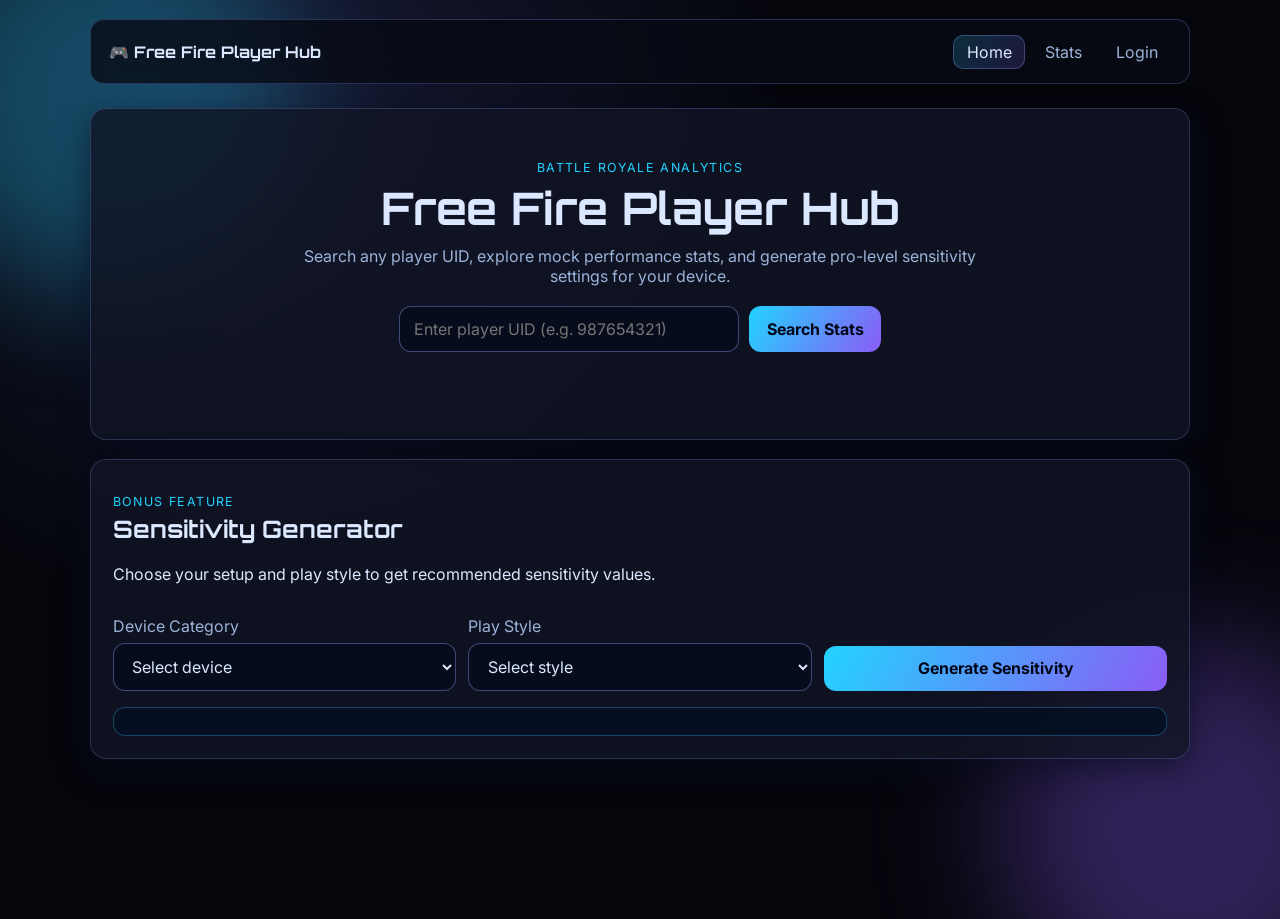
<file: index.html>
<!DOCTYPE html>
<html lang="en">
  <head>
    <meta charset="UTF-8" />
    <meta name="viewport" content="width=device-width, initial-scale=1.0" />
    <title>Free Fire Player Hub | Home</title>
    <link rel="preconnect" href="https://fonts.googleapis.com" />
    <link rel="preconnect" href="https://fonts.gstatic.com" crossorigin />
    <link
      href="https://fonts.googleapis.com/css2?family=Orbitron:wght@500;700;900&family=Inter:wght@400;500;600;700&display=swap"
      rel="stylesheet"
    />
    <link rel="stylesheet" href="styles.css" />
  </head>
  <body data-page="home">
    <div class="bg-glow glow-1"></div>
    <div class="bg-glow glow-2"></div>

    <header class="site-header">
      <a class="brand" href="index.html">🎮 Free Fire Player Hub</a>
      <nav class="site-nav">
        <a class="nav-link active" href="index.html">Home</a>
        <a class="nav-link" href="stats.html">Stats</a>
        <a class="nav-link" href="login.html">Login</a>
      </nav>
    </header>

    <main>
      <section class="hero section-card">
        <p class="eyebrow">Battle Royale Analytics</p>
        <h1>Free Fire Player Hub</h1>
        <p class="hero-subtitle">
          Search any player UID, explore mock performance stats, and generate pro-level sensitivity settings for your device.
        </p>

        <form id="uidForm" class="uid-search" novalidate>
          <label for="uidInput" class="sr-only">Enter Player UID</label>
          <input
            id="uidInput"
            name="uid"
            type="text"
            inputmode="numeric"
            autocomplete="off"
            placeholder="Enter player UID (e.g. 987654321)"
            required
          />
          <button type="submit" class="btn-primary">Search Stats</button>
        </form>

        <p id="uidError" class="form-error" aria-live="polite"></p>
      </section>

      <section class="sensitivity section-card">
        <div>
          <p class="eyebrow">Bonus Feature</p>
          <h2>Sensitivity Generator</h2>
          <p>Choose your setup and play style to get recommended sensitivity values.</p>
        </div>

        <form id="sensitivityForm" class="sensitivity-grid">
          <label>
            Device Category
            <select id="deviceType" required>
              <option value="">Select device</option>
              <option value="low">Low End</option>
              <option value="mid">Mid Range</option>
              <option value="high">High End</option>
            </select>
          </label>

          <label>
            Play Style
            <select id="playStyle" required>
              <option value="">Select style</option>
              <option value="rush">Rush</option>
              <option value="sniper">Sniper</option>
              <option value="balanced">Balanced</option>
            </select>
          </label>

          <button type="submit" class="btn-primary">Generate Sensitivity</button>
        </form>

        <div id="sensitivityResult" class="sensitivity-result" aria-live="polite"></div>
      </section>
    </main>

    <script src="app.js"></script>
  </body>
</html>
</file>
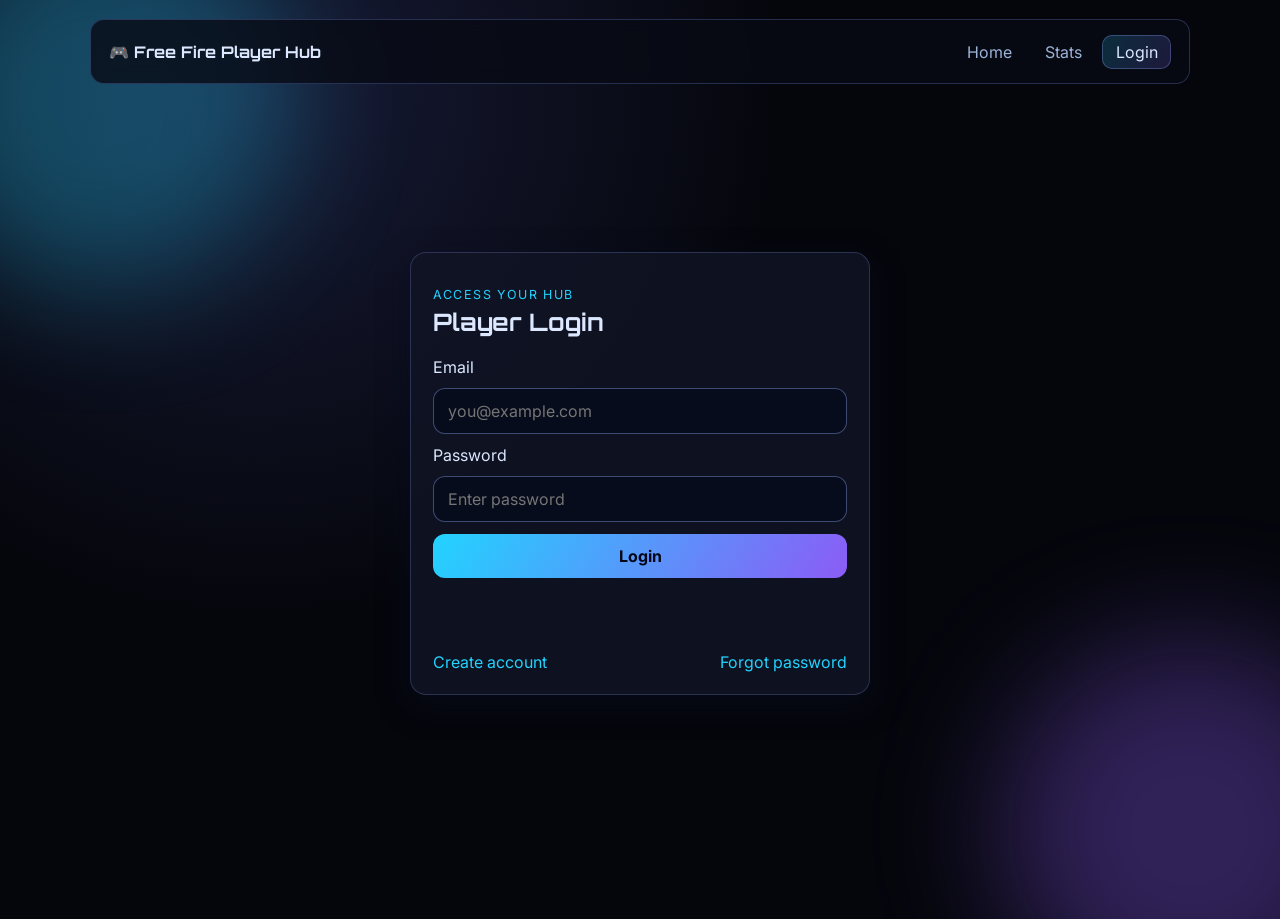
<file: login.html>
<!DOCTYPE html>
<html lang="en">
  <head>
    <meta charset="UTF-8" />
    <meta name="viewport" content="width=device-width, initial-scale=1.0" />
    <title>Free Fire Player Hub | Login</title>
    <link rel="preconnect" href="https://fonts.googleapis.com" />
    <link rel="preconnect" href="https://fonts.gstatic.com" crossorigin />
    <link
      href="https://fonts.googleapis.com/css2?family=Orbitron:wght@500;700;900&family=Inter:wght@400;500;600;700&display=swap"
      rel="stylesheet"
    />
    <link rel="stylesheet" href="styles.css" />
  </head>
  <body data-page="login">
    <div class="bg-glow glow-1"></div>
    <div class="bg-glow glow-2"></div>

    <header class="site-header">
      <a class="brand" href="index.html">🎮 Free Fire Player Hub</a>
      <nav class="site-nav">
        <a class="nav-link" href="index.html">Home</a>
        <a class="nav-link" href="stats.html">Stats</a>
        <a class="nav-link active" href="login.html">Login</a>
      </nav>
    </header>

    <main class="login-wrapper">
      <section class="section-card login-card">
        <p class="eyebrow">Access Your Hub</p>
        <h1>Player Login</h1>

        <form id="loginForm" novalidate>
          <label for="email">Email</label>
          <input id="email" name="email" type="email" placeholder="you@example.com" required />

          <label for="password">Password</label>
          <input id="password" name="password" type="password" minlength="6" placeholder="Enter password" required />

          <button type="submit" class="btn-primary">Login</button>
          <p id="loginMessage" class="form-error" aria-live="polite"></p>
        </form>

        <div class="auth-links">
          <a href="#" aria-label="Create account">Create account</a>
          <a href="#" aria-label="Forgot password">Forgot password</a>
        </div>
      </section>
    </main>

    <script src="app.js"></script>
  </body>
</html>
</file>
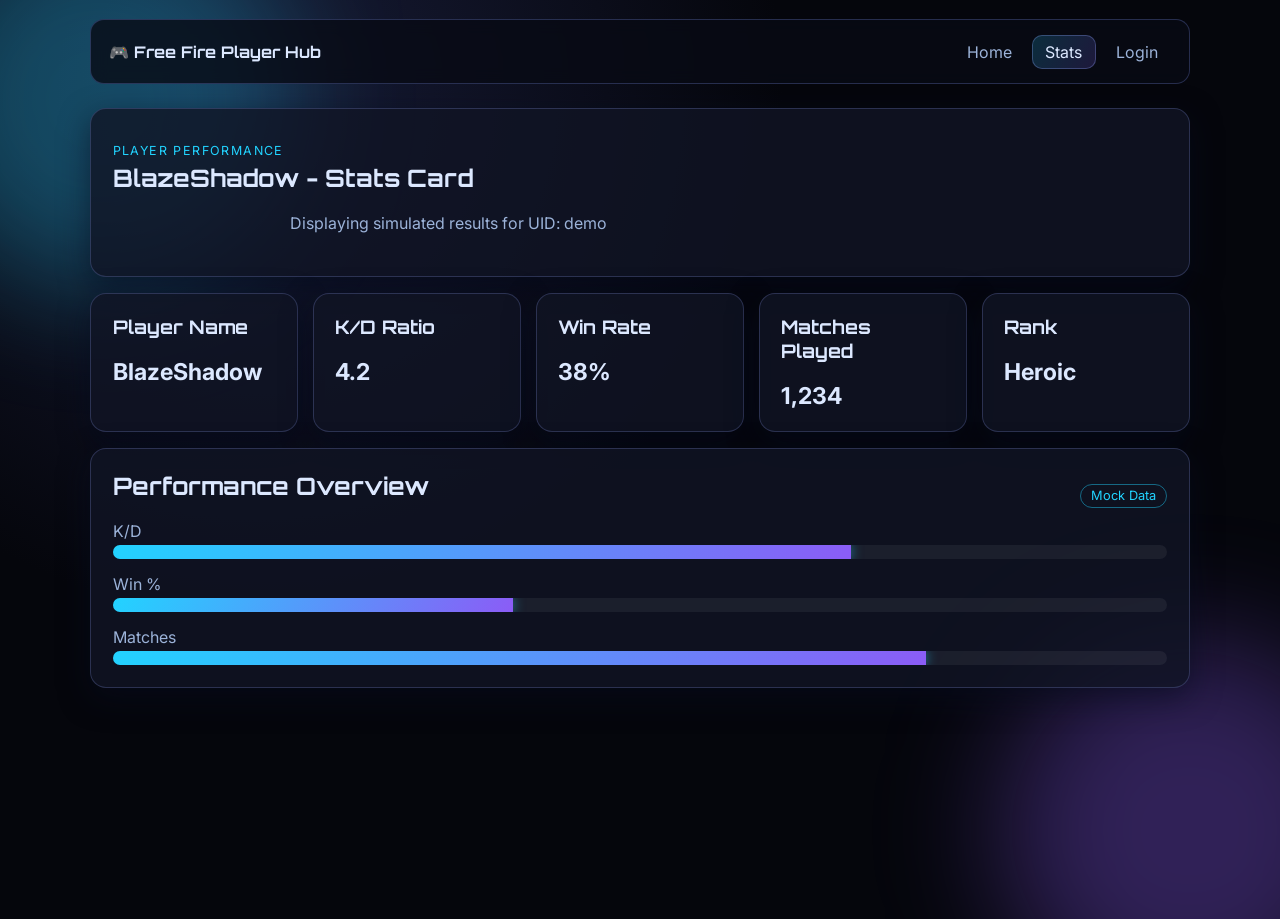
<file: stats.html>
<!DOCTYPE html>
<html lang="en">
  <head>
    <meta charset="UTF-8" />
    <meta name="viewport" content="width=device-width, initial-scale=1.0" />
    <title>Free Fire Player Hub | Stats</title>
    <link rel="preconnect" href="https://fonts.googleapis.com" />
    <link rel="preconnect" href="https://fonts.gstatic.com" crossorigin />
    <link
      href="https://fonts.googleapis.com/css2?family=Orbitron:wght@500;700;900&family=Inter:wght@400;500;600;700&display=swap"
      rel="stylesheet"
    />
    <link rel="stylesheet" href="styles.css" />
  </head>
  <body data-page="stats">
    <div class="bg-glow glow-1"></div>
    <div class="bg-glow glow-2"></div>

    <header class="site-header">
      <a class="brand" href="index.html">🎮 Free Fire Player Hub</a>
      <nav class="site-nav">
        <a class="nav-link" href="index.html">Home</a>
        <a class="nav-link active" href="stats.html">Stats</a>
        <a class="nav-link" href="login.html">Login</a>
      </nav>
    </header>

    <main class="stats-layout">
      <section class="section-card stats-header">
        <p class="eyebrow">Player Performance</p>
        <h1 id="statsTitle">Mock Player Stats</h1>
        <p class="hero-subtitle" id="statsSubtext">Showing demo data for UID lookup.</p>
      </section>

      <section class="stats-grid">
        <article class="section-card stat-card">
          <h3>Player Name</h3>
          <p id="playerName" class="stat-value">—</p>
        </article>
        <article class="section-card stat-card">
          <h3>K/D Ratio</h3>
          <p id="kdRatio" class="stat-value">—</p>
        </article>
        <article class="section-card stat-card">
          <h3>Win Rate</h3>
          <p id="winRate" class="stat-value">—</p>
        </article>
        <article class="section-card stat-card">
          <h3>Matches Played</h3>
          <p id="matchesPlayed" class="stat-value">—</p>
        </article>
        <article class="section-card stat-card">
          <h3>Rank</h3>
          <p id="rank" class="stat-value">—</p>
        </article>
      </section>

      <section class="section-card chart-card">
        <div class="chart-head">
          <h2>Performance Overview</h2>
          <span class="tag">Mock Data</span>
        </div>

        <div class="bar-chart" aria-label="Visual chart of player performance">
          <div class="bar-item">
            <p>K/D</p>
            <div class="bar-track"><span id="barKd"></span></div>
          </div>
          <div class="bar-item">
            <p>Win %</p>
            <div class="bar-track"><span id="barWin"></span></div>
          </div>
          <div class="bar-item">
            <p>Matches</p>
            <div class="bar-track"><span id="barMatches"></span></div>
          </div>
        </div>
      </section>
    </main>

    <script src="app.js"></script>
  </body>
</html>
</file>
<file: styles.css>
:root {
  --bg: #05060c;
  --bg-soft: #0d1020;
  --card: rgba(17, 20, 37, 0.8);
  --text: #dce8ff;
  --muted: #9cb3d9;
  --neon-blue: #22d3ff;
  --neon-purple: #8b5cf6;
  --success: #22c55e;
  --danger: #ff4d6d;
  --shadow: 0 10px 30px rgba(7, 12, 30, 0.6);
}

* {
  box-sizing: border-box;
}

body {
  margin: 0;
  min-height: 100vh;
  background: radial-gradient(circle at 20% 10%, #171b36 0%, var(--bg) 40%);
  color: var(--text);
  font-family: "Inter", sans-serif;
  overflow-x: hidden;
}

.bg-glow {
  position: fixed;
  width: 380px;
  height: 380px;
  border-radius: 50%;
  pointer-events: none;
  z-index: -1;
  filter: blur(60px);
}

.glow-1 {
  top: -90px;
  left: -90px;
  background: rgba(34, 211, 255, 0.28);
}

.glow-2 {
  right: -100px;
  bottom: -120px;
  background: rgba(139, 92, 246, 0.32);
}

.site-header {
  width: min(1100px, 92%);
  margin: 1.2rem auto;
  background: rgba(8, 10, 20, 0.8);
  border: 1px solid rgba(130, 157, 255, 0.25);
  backdrop-filter: blur(8px);
  border-radius: 14px;
  display: flex;
  justify-content: space-between;
  align-items: center;
  padding: 0.9rem 1.1rem;
}

.brand {
  color: var(--text);
  font-family: "Orbitron", sans-serif;
  text-decoration: none;
  font-weight: 700;
}

.site-nav {
  display: flex;
  gap: 0.4rem;
}

.nav-link {
  color: var(--muted);
  text-decoration: none;
  padding: 0.45rem 0.85rem;
  border-radius: 10px;
  transition: all 0.25s ease;
}

.nav-link:hover,
.nav-link.active {
  color: var(--text);
  background: linear-gradient(120deg, rgba(34, 211, 255, 0.18), rgba(139, 92, 246, 0.18));
  box-shadow: inset 0 0 0 1px rgba(145, 169, 255, 0.3);
}

main {
  width: min(1100px, 92%);
  margin: 1.5rem auto 2.5rem;
}

.section-card {
  background: var(--card);
  border: 1px solid rgba(150, 164, 255, 0.22);
  border-radius: 16px;
  box-shadow: var(--shadow);
  padding: 1.35rem;
}

.hero {
  text-align: center;
  padding: 2.4rem 1.2rem;
  margin-bottom: 1.2rem;
}

.eyebrow {
  color: var(--neon-blue);
  text-transform: uppercase;
  letter-spacing: 1.4px;
  font-size: 0.78rem;
  margin-bottom: 0.3rem;
}

h1,
h2,
h3 {
  margin-top: 0;
  font-family: "Orbitron", sans-serif;
}

.hero h1 {
  font-size: clamp(1.8rem, 4vw, 2.8rem);
  margin-bottom: 0.6rem;
}

.hero-subtitle {
  color: var(--muted);
  max-width: 700px;
  margin: 0.4rem auto 1.3rem;
}

.uid-search {
  display: flex;
  gap: 0.65rem;
  justify-content: center;
  flex-wrap: wrap;
}

input,
select,
button {
  font: inherit;
}

input,
select {
  background: rgba(7, 12, 28, 0.85);
  color: var(--text);
  border: 1px solid rgba(145, 169, 255, 0.4);
  border-radius: 12px;
  padding: 0.75rem 0.9rem;
  outline: none;
  transition: border-color 0.25s ease, box-shadow 0.25s ease;
}

input:focus,
select:focus {
  border-color: var(--neon-blue);
  box-shadow: 0 0 0 3px rgba(34, 211, 255, 0.2);
}

.uid-search input {
  min-width: min(100%, 340px);
}

.btn-primary {
  border: 0;
  border-radius: 12px;
  padding: 0.78rem 1.1rem;
  font-weight: 700;
  color: #020617;
  background: linear-gradient(120deg, var(--neon-blue), var(--neon-purple));
  cursor: pointer;
  transition: transform 0.2s ease, box-shadow 0.2s ease;
}

.btn-primary:hover {
  transform: translateY(-2px);
  box-shadow: 0 8px 25px rgba(96, 165, 250, 0.35);
}

.form-error {
  min-height: 1.2em;
  color: var(--danger);
  margin-top: 0.8rem;
}

.sensitivity {
  display: grid;
  gap: 1rem;
}

.sensitivity-grid {
  display: grid;
  grid-template-columns: repeat(auto-fit, minmax(220px, 1fr));
  gap: 0.8rem;
  align-items: end;
}

.sensitivity-grid label {
  display: grid;
  gap: 0.45rem;
  color: var(--muted);
}

.sensitivity-result {
  background: rgba(6, 16, 34, 0.9);
  border: 1px solid rgba(60, 194, 255, 0.3);
  border-radius: 12px;
  padding: 0.85rem;
}

.sensitivity-result ul {
  margin: 0.35rem 0 0;
  padding-left: 1rem;
}

.stats-layout {
  display: grid;
  gap: 1rem;
}

.stats-grid {
  display: grid;
  gap: 0.9rem;
  grid-template-columns: repeat(auto-fit, minmax(165px, 1fr));
}

.stat-card {
  transition: transform 0.2s ease, border-color 0.2s ease;
}

.stat-card:hover {
  transform: translateY(-4px);
  border-color: rgba(60, 194, 255, 0.7);
}

.stat-value {
  font-size: 1.45rem;
  font-weight: 700;
  margin: 0;
}

.chart-head {
  display: flex;
  justify-content: space-between;
  align-items: center;
  gap: 0.5rem;
}

.tag {
  color: var(--neon-blue);
  border: 1px solid rgba(34, 211, 255, 0.45);
  border-radius: 999px;
  padding: 0.2rem 0.65rem;
  font-size: 0.8rem;
}

.bar-chart {
  display: grid;
  gap: 0.95rem;
}

.bar-item p {
  margin: 0 0 0.25rem;
  color: var(--muted);
}

.bar-track {
  width: 100%;
  background: rgba(255, 255, 255, 0.06);
  border-radius: 999px;
  overflow: hidden;
}

.bar-track span {
  height: 14px;
  width: 0;
  display: block;
  background: linear-gradient(120deg, var(--neon-blue), var(--neon-purple));
  box-shadow: 0 0 12px rgba(34, 211, 255, 0.55);
  transition: width 0.8s ease;
}

.login-wrapper {
  display: grid;
  place-items: center;
  min-height: calc(100vh - 170px);
}

.login-card {
  width: min(460px, 100%);
}

#loginForm {
  display: grid;
  gap: 0.7rem;
}

.auth-links {
  margin-top: 0.9rem;
  display: flex;
  justify-content: space-between;
  gap: 0.8rem;
  flex-wrap: wrap;
}

.auth-links a {
  color: var(--neon-blue);
  text-decoration: none;
}

.auth-links a:hover {
  color: #95f3ff;
}

.sr-only {
  position: absolute;
  width: 1px;
  height: 1px;
  padding: 0;
  margin: -1px;
  overflow: hidden;
  clip: rect(0, 0, 0, 0);
  border: 0;
}

@media (max-width: 700px) {
  .site-header {
    flex-direction: column;
    gap: 0.7rem;
  }

  .brand {
    text-align: center;
  }

  .site-nav {
    width: 100%;
    justify-content: center;
    flex-wrap: wrap;
  }

  .uid-search {
    flex-direction: column;
    align-items: stretch;
  }
}
</file>
